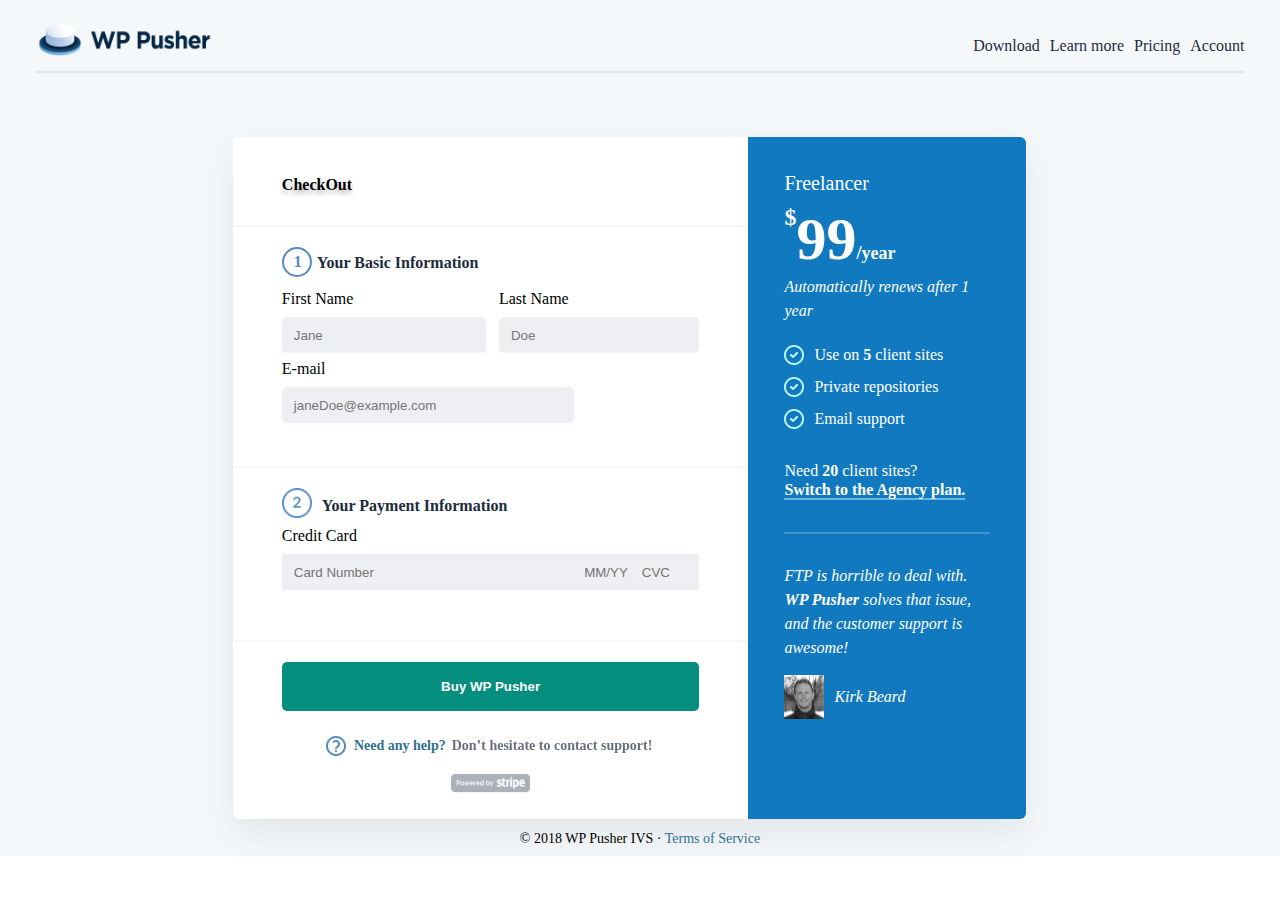
<file: altSchAssignment/Assignment_2/index.html>
<!DOCTYPE html>
<html lang="en">
  <head>
    <meta charset="UTF-8" />
    <meta name="viewport" content="width=device-width, initial-scale=1.0" />
    <title>Document</title>
    <link rel="stylesheet" href="larry.css" />
  </head>
  <body>
    <div class="wrapper">
      <nav class="navigation_bar">
        <img src="wppusher-logo copy.png" alt="ups image" class="logo" />
        <nav class="nav_container">
          <ul class="nav_list">
            <li><a href="#">Download</a></li>
            <li><a href="#">Learn more</a></li>
            <li><a href="#">Pricing</a></li>
            <li><a href="#">Account</a></li>
          </ul>
        </nav>
      </nav>
      <main class="main_wrapper">
        <div class="leftBar">
          <div class="checkOut"><p class="checkOut_text">CheckOut</p></div>
          <div class="informationBar">
            <div class="basic_info_label">
              <!-- <img src="Frame 1.png" alt="number_1" /> -->
              <p class="number_1">1</p>
              <p class="basic_info_P">Your Basic Information</p>
            </div>
            <div class="info_plate">
              <div class="firstName">
                <label for="#">First Name</label>
                <input type="text" placeholder="Jane" class="firstNameinput" />
              </div>
              <div class="lastName">
                <label for="#">Last Name</label>
                <input type="text" placeholder="Doe" />
              </div>
              <div class="E-mail">
                <label for="#">E-mail</label><br />
                <input type="text" placeholder="janeDoe@example.com" />
              </div>
            </div>
          </div>
          <div class="paymentBar">
            <div class="paymentInfo_img">
              <img src="2.png" alt="number_2" />
              <p class="payment_P">Your Payment Information</p>
            </div>
            <div class="credit_bar">
              <label for="#" class="credit_P"> Credit Card </label>
              <div class="cardInput">
                <div class="styled_input_L">
                  <input
                    type="text"
                    placeholder="Card Number"
                    class="farLeft"
                  />
                </div>
                <div class="styled_input_M">
                  <input type="text" placeholder="MM/YY" class="middle" />
                </div>
                <div class="styled_input_R">
                  <input type="text" placeholder="CVC" class="farRight" />
                </div>
              </div>
            </div>
          </div>
          <div class="button_n_footer">
           
            <button>Buy WP Pusher</button>
            <footer class="footerL">
              <p>
                <img src="Mask (1).png" alt="help">
                <span class="Need" >Need any help?</span
                ><span class="footLeft">
                  Don’t hesitate to
                  <a href="#" class="contact">contact support!</a></span
                >
              </p>
            </footer>
            <img src="Shape.png" alt="powered_by" class="P_image" />
          
            
          </div>
        </div>
        <div class="rightBar">
          <aside class="right_layout">
            <div class="first_box">
              <p class="freelancer">Freelancer</p>
              <div class="amount">
                <p class="sign">$</p>
                <p class="value">
                  <span class="nine">99</span><span class="year">/year</span>
                </p>
              </div>
              <p class="auto">Automatically renews after 1 year</p>
            </div>
            <div class="second_box">
              <div>
                <img src="./Combined Shape Copy 2.png" alt="checker" />
                <p>Use on <span class="five">5</span> client sites</p>
              </div>
              <div>
                <img src="./Combined Shape Copy 2.png" alt="checker" />
                <p>Private repositories</p>
              </div>
              <div>
                <img src="./Combined Shape Copy 2.png" alt="checker" />
                <p>Email support</p>
              </div>
            </div>
            <div class="third_box">
              <p>Need <span class="twenty">20</span> client sites?<br>
                <span class="Switch">Switch to the Agency plan.</span></p>
            </div>
            <div class="last_box">
              <p>FTP is horrible to deal with. <span>WP Pusher</span> solves that issue, and the customer support is awesome!</p>
              <div class="kirk">
                <img src="Bitmap (1).png" alt="kirk_photo">
                <p>Kirk Beard</p>
              </div>
            </div>
          </aside>
        </div>
      </main>
      <footer>© 2018 WP Pusher IVS  ·  <span>Terms of Service</span></footer>
    </div>
  </body>
</html>
</file>
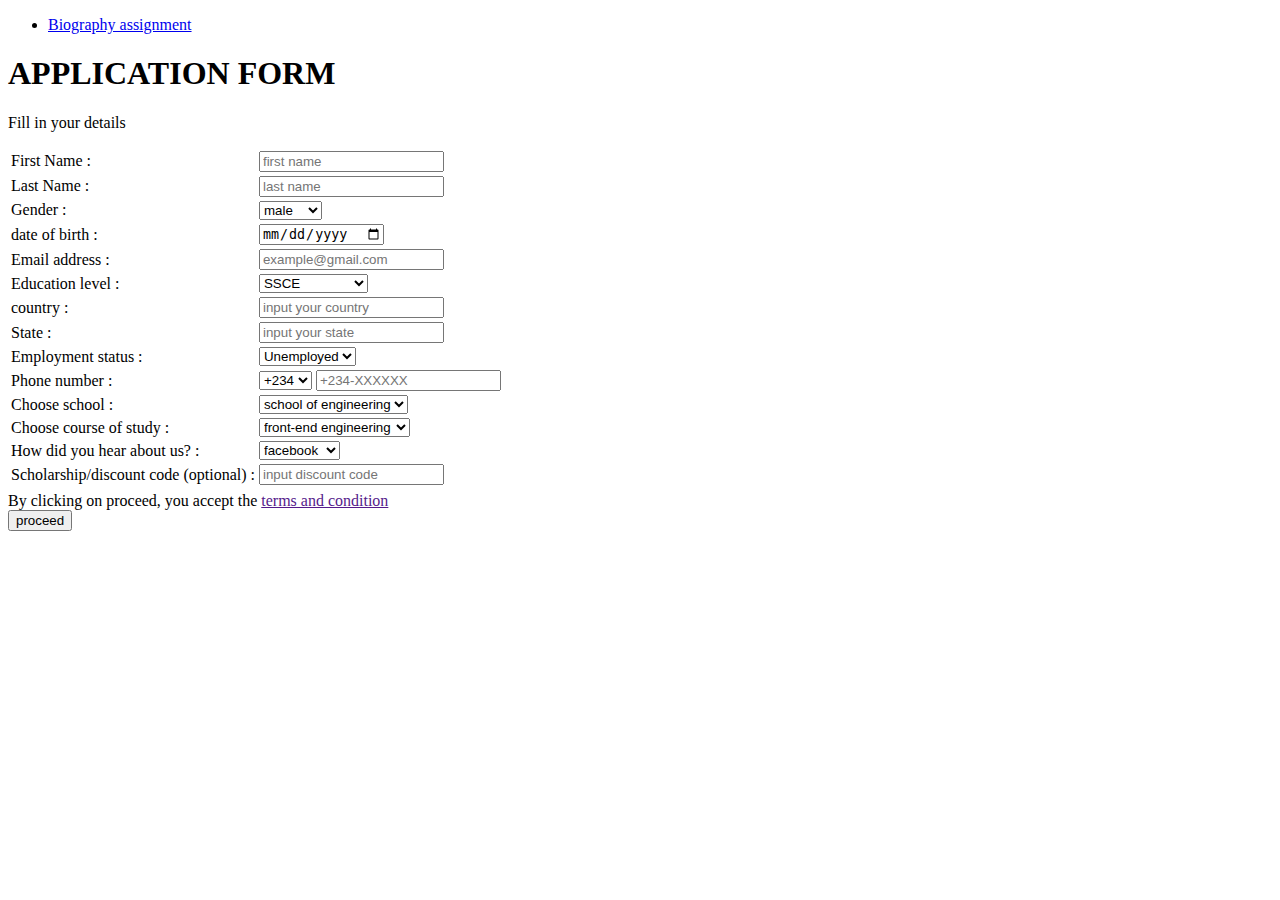
<file: altSchAssignment/setemi/setemi.html>
<!DOCTYPE html>
<html lang="en">
  <head>
    <meta charset="UTF-8" />
    <meta name="viewport" content="width=device-width, initial-scale=1.0" />
    <title>setemi assignment</title>
  </head>
  <body>
    

   <header><ul>
    <li>
        <a href="C:\Users\acesf314523057\Documents\setemi\setemi2.html" rel="text">Biography assignment</a>
    </li>
   </ul></header> 

    <header><h1>APPLICATION FORM</h1></header>
    <p>Fill in your details</p>
    <body>
        <form action="https://mail.google.com/mail/u/0/#inbox" method="post">
            <table display: in>
                <tr>
                    <td>
                        First Name :
                    </td>
                    <td>
                        <input type="text" placeholder="first name" first name="">
                    </td>
                </tr>
                <tr>
                    <td>
                        Last Name :
                    </td>
                    <td>
                        <input type="text" placeholder="last name" last name="">
                    </td>
                </tr>
                <tr>
                    <td>
                        Gender :
                    </td>
                    <td>
                        <select>
                            <option value="male" >male</option>
                            <option value="female">female</option>
                        </select>
                    </td>
                </tr>
                <tr>
                    <td>
                        date of birth :
                    </td>
                    <td>
                            <input type="date" ></input>
                    </td>
                </tr>
                <tr>
                    <td>
                        Email address :
                    </td>
                    <td>
                        <input type="mail" placeholder="example@gmail.com" email address="">
                    </td>
                </tr>
                <tr>
                    <td>
                        Education level :
                    </td>
                    <td>
                        <select>
                            <option value="SSCE">SSCE</option>
                            <option value="undergraduate">undergraduate</option>
                            <option value="BSC">BSC</option>
                            <option value="MSC">MSC</option>
                        </select>
                    </td>
                </tr>
                <tr>
                    <td>
                        country :
                    </td>
                    <td>
                        <input type="text" placeholder="input your country" country="">
                    </td>
                </tr>
                <tr>
                    <td>
                        State :
                    </td>
                    <td>
                        <input type="text" placeholder="input your state" state="">
                    </td>
                </tr>
                <tr>
                    <td>
                        Employment status :
                    </td>
                    <td>
                        <select>
                            <option value="unemployed">Unemployed</option>
                            <option value="employed">Employed</option>
                        </select>
                    </td>
                </tr>
                <tr>
                    <td>
                        Phone number :
                    </td>
                    <td>
                        <select>
                            <option>+234</option>
                            <option>+235</option>
                            <option>+236</option>
                            <option>+237</option>
                            <option>+238</option>
                        </select>
                        <input type="tel" placeholder="+234-XXXXXX" phoneNumber="">
                    </td>
                </tr>
                <tr>
                    <td>
                        Choose school :
                    </td>
                    <td>
                        <select>
                            <option value="school of engineering">school of engineering</option>
                            <option value="school of data">school of data</option>
                        </select>
                    </td>
                </tr>
                <tr>
                    <td>
                        Choose course of study :
                    </td>
                    <td>
                        <select>
                            <option value="front-end engineering">front-end engineering</option>
                            <option value="back-end engineering">back-end engineering</option>
                        </select>
                    </td>
                </tr>
                <tr>
                    <td>
                         How did you hear about us? :
                    </td>
                    <td>
                        <select>
                            <option >facebook</option>
                            <option >twitter</option>
                            <option >instagram</option>
                            <option >whatsapp</option>
                        </select>
                    </td>
                </tr>
                <tr>
                    <td>
                        Scholarship/discount code (optional) :
                    </td>
                    <td>
                        <input type="text" placeholder="input discount code" discountCode="">
                    </td>
                </tr>
                <tr>
                    <td>
                    </td>
                </tr>
            </table>
            <div>By clicking on proceed, you accept the <a href="">terms and condition</a></div>
        <button type="submit">proceed</button>
        </form>
    </body>
  </body>
</html>
</file>
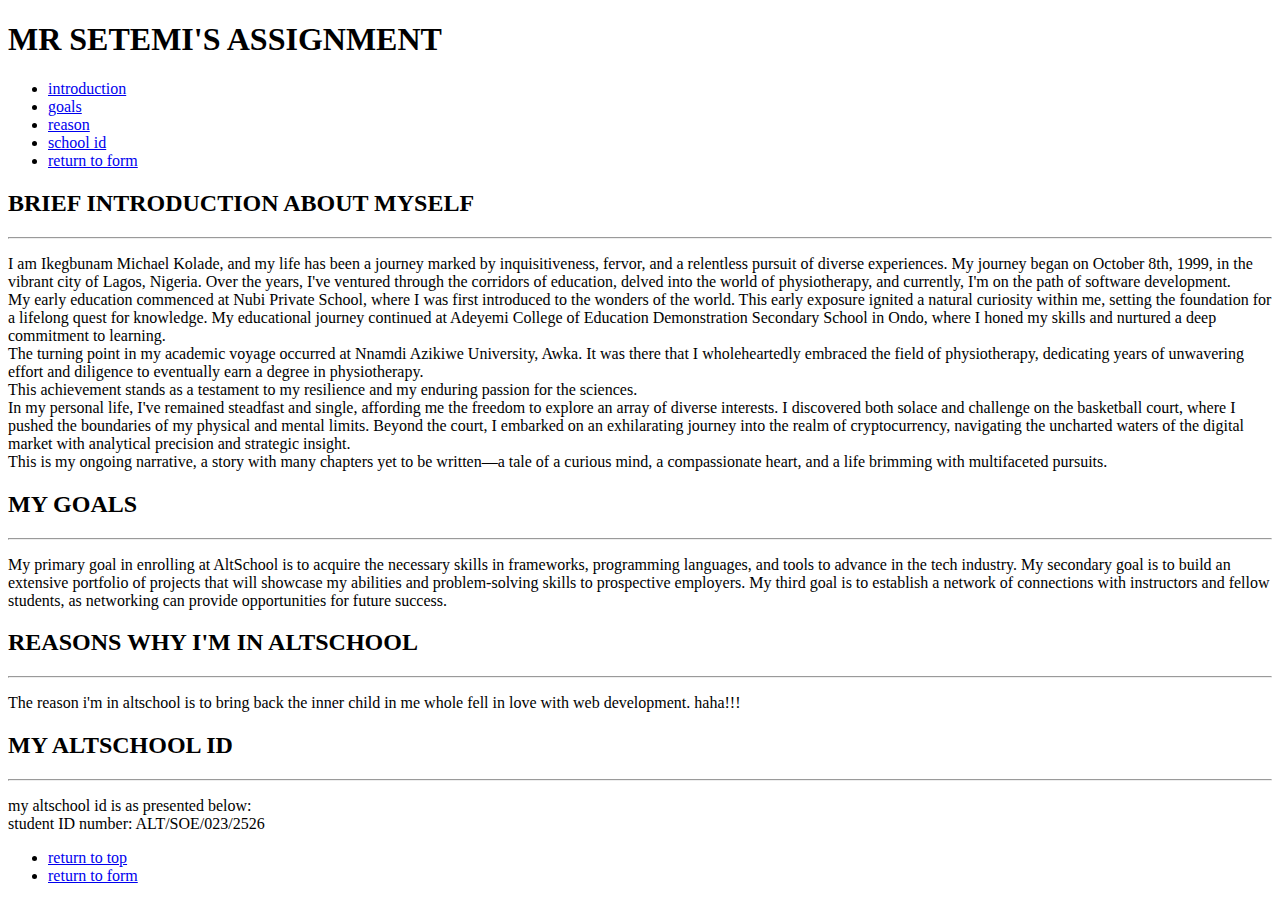
<file: altSchAssignment/setemi/setemi2.html>
<!DOCTYPE html>
<html lang="en">
  <head>
    <meta charset="UTF-8" />
    <meta name="viewport" content="width=device-width, initial-scale=1.0" />
    <title>michael's biography</title>
  </head>
  <body>
    <header>
      <h1> MR SETEMI'S ASSIGNMENT</h1>
    </header>
    <nav id="navigation">
      <ul>
        <li><a href="#introduction">introduction</a></li>
        <li><a href="#goals">goals</a></li>
        <li><a href="#REASONS">reason</a></li>
        <li><a href="#altschool_id">school id</a></li>
        <li> <a href="C:\Users\acesf314523057\Documents\setemi\setemi.html" rel="text">return to form</a></li>
      </ul>
    </nav>

    
    <main>
      <section id="introduction">
        <header><h2>BRIEF INTRODUCTION ABOUT MYSELF</h2></header>
        <hr />
        <body>
          <p>
I am Ikegbunam Michael Kolade, and my life has been a journey marked by inquisitiveness, fervor, and a relentless pursuit of diverse experiences. My journey began on October 8th, 1999, in the vibrant city of Lagos, Nigeria. Over the years, I've ventured through the corridors of education, delved into the world of physiotherapy, and currently, I'm on the path of software development. <br>

My early education commenced at Nubi Private School, where I was first introduced to the wonders of the world. This early exposure ignited a natural curiosity within me, setting the foundation for a lifelong quest for knowledge. My educational journey continued at Adeyemi College of Education Demonstration Secondary School in Ondo, where I honed my skills and nurtured a deep commitment to learning. <br>

The turning point in my academic voyage occurred at Nnamdi Azikiwe University, Awka. It was there that I wholeheartedly embraced the field of physiotherapy, dedicating years of unwavering effort and diligence to eventually earn a degree in physiotherapy. <br> This achievement stands as a testament to my resilience and my enduring passion for the sciences. <br>

In my personal life, I've remained steadfast and single, affording me the freedom to explore an array of diverse interests. I discovered both solace and challenge on the basketball court, where I pushed the boundaries of my physical and mental limits. Beyond the court, I embarked on an exhilarating journey into the realm of cryptocurrency, navigating the uncharted waters of the digital market with analytical precision and strategic insight. <br>

This is my ongoing narrative, a story with many chapters yet to be written—a tale of a curious mind, a compassionate heart, and a life brimming with multifaceted pursuits. <br>
          </p>
        </body>
      </section>
      <section id="goals">
        <header>
          <h2>MY GOALS</h2>
        </header>
        <hr />
        <body>
          <p>
            My primary goal in enrolling at AltSchool is to acquire the
            necessary skills in frameworks, programming languages, and tools to
            advance in the tech industry. My secondary goal is to build an
            extensive portfolio of projects that will showcase my abilities and
            problem-solving skills to prospective employers. My third goal is to
            establish a network of connections with instructors and fellow
            students, as networking can provide opportunities for future
            success.
          </p>
        </body>
      </section>
      <section id="REASONS">
        <header><h2>REASONS WHY I'M IN ALTSCHOOL</h2></header>
        <hr/>
        <body>
            <p>
                The reason i'm in altschool is to bring back the inner child in me whole fell in love with web development. haha!!!
            </p>
        </body>
      </section>
      <section id="altschool_id">
        <header><h2>MY ALTSCHOOL ID</h2></header>
        <hr/>
        <body>
            <p>my altschool id is as presented below: <br>student ID number: ALT/SOE/023/2526</p>
        </body>
      </section>
    </main>
  </body>
  <footer>
    <ul>
      <li><a href="#navigation">return to top</a></li>
      <li> <a href="C:\Users\acesf314523057\Documents\setemi\setemi.html" rel="text">return to form</a></li>
    </ul>
  </footer>
</html>
</file>
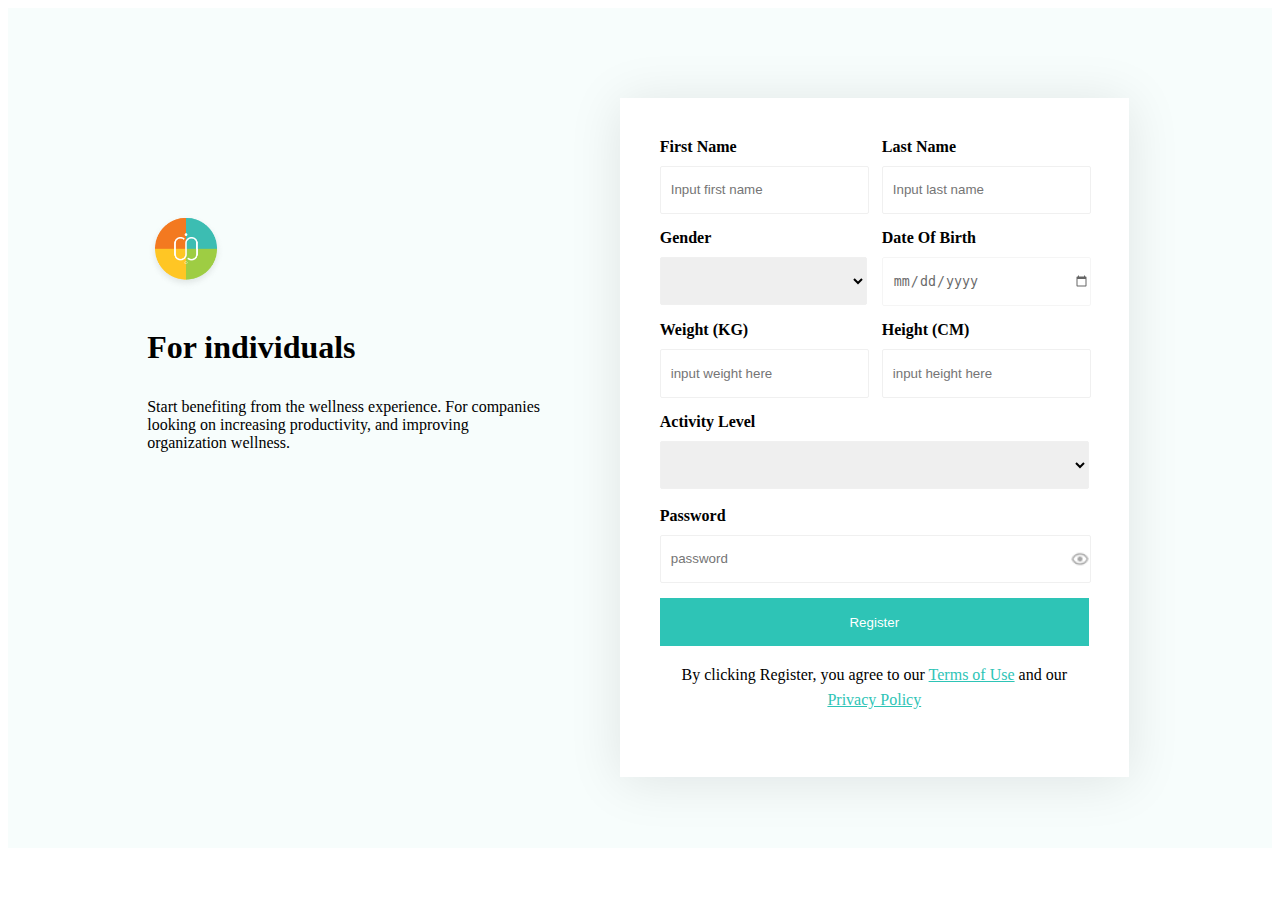
<file: altSchAssignment/trial_ass/assignment.html>
<!DOCTYPE html>
<html lang="en">
  <head>
    <meta charset="UTF-8" />
    <meta name="viewport" content="width=device-width, initial-scale=1.0" />
    <title>sign up|individual</title>
    <link rel="stylesheet" type="text/css" href="trial.css">
    <link rel="stylesheet" href="mobileView.css" media=" screen and (max-width:768px)">
  </head>
  <body>
    <div class="wrapper">
      
      <div class="left_sideBar">
        <img src="./Logo.png" alt="logo" />
        <h1 class="headin">
          <strong><p>For individuals</p></strong>
        </h1>
        <p>
          Start benefiting from the wellness experience. For companies looking
          on increasing productivity, and improving organization wellness.
        </p>
      </div>


      <div class="right_Main">
        <div class="formWrapper">
          <form action="../" class="form">
            <div class="gridForm">
              <div class="FirstName">
                <div class="label"><label> First Name</label></div>
                <input type="text" placeholder="Input first name" />
              </div>
              <div class="lastName">
                <div class="label"><label> Last Name</label></div>
                <input type="text" placeholder="Input last name" />
              </div>
              <div class="Gender">
                <div class="label"><label >Gender</label> </div>
                <select name="GenderSelect" id="#" value="select here">
                  <option value=" "></option>
                  <option value="Male">Male</option>
                  <option value="Female">Female</option>
                  <option value="Others">Others</option>
                </select>
              </div>
              <div class="dateOfBirth">
                <div class="label"><label >Date Of Birth</label></div>
                <input type="date" />
              </div>
              <div class="weight">
               <div class="label"> <label>Weight (KG)</label></div>
                <input type="text" placeholder="input weight here" />
              </div>
              <div class="height">
                <div class="label"><label>Height (CM)</label></div>
                <input type="text" placeholder="input height here" />
              </div>
              <div class="fullWidth">
                <div class="ActivityLevel">
                 <div class="label"> <label >Activity Level</label></div>
                 <select name="activitySelect" id="">
                  <option value="#"> </option>
                  <option value="#">Active</option>
                  <option value="#">Not Active</option>
                 </select>
                </div><br>
                <div class="password">
                  <div class="label"><label>Password</label
                  ></div>
                  <input type="password"  placeholder="password" class="icon"/>
                </div>
                <button>Register</button>
                <footer class="footer">
                  <p>
                    By clicking Register, you agree to our
                    <a href="#">Terms of Use</a> and our
                    <a href="#"> Privacy Policy</a>
                  </p>
                </footer>
              </div>
            </div>
            
          </form>
         
        </div>
      </div>
    </div>
  </body>
</html>
</file>
<file: altSchAssignment/trial_ass/trial.css>
.wrapper {
    display: flex;
    width: 100%;
    max-width: 1440px;
    height: 840px;
    background-color: #f7fdfc;
}

.left_sideBar {
    flex-direction: left;
    width: 31.94444%;
    height: auto;
    margin-top: 12.8em ; 
     margin-left: 8.7em;
    margin-right: 4.3em;
}

.left_sideBar img {
    width: 77.33px;
    height: 80px;
}
.right_Main {
    height: 679px; 
    margin-top: 5.6em;
    /* margin-right: 7.5em; */
    width: 40.2777778%;
    background-color: #fff;
    box-shadow: 0px 4px 50px 0px #0408131A;
   
}
   label {
    line-height: 16px;
    padding-bottom: 10px;
    font-weight: bold;
}
.lastName .label {
    padding-bottom: 10px;
}
 label {
    font-weight: bold;
}
.Gender .label {
    padding-bottom: 10px;
}
.dateOfBirth .label {
    padding-bottom: 10px;
}

.FirstName .label {
    padding-bottom: 10px;
}
.weight .label {
    padding-bottom: 10px;
}
.height .label {
    padding-bottom: 10px;
}
.ActivityLevel .label {
    padding-bottom: 10px;
}
.password .label {
    padding-bottom: 10px;
}

.right_Main .formWrapper {
    margin: 40px;
    box-sizing: content-box;
  
   
}
/* /* .formWrapper {
 

} */
 .gridForm {
    display: grid;
    grid-template-columns: 1fr 1fr ;
    gap: 15px;
   
}

.fullWidth {
    grid-column: 1/-1;
    /* box-sizing: border-box; */
 
    
}
input {
     width: 100%; 
    border-radius: 2px;
    padding: 10px 0px 10px 0px;
    height: 2em;
    border: 1px solid #F0F0F0;
    outline: none;
    
} 

 input[type="text"] {
  text-indent: 10px;
} 
input[type="date"] {
    text-indent: 5px;
    opacity: .6;
}
input[type="password"] {
    text-indent: 10px ;
}
input:focus {
    
    border: 3px solid  #2EC4B6  
  
}
select {
    width: 100%;
    border-radius: 2px;
    padding: 10px 0px 10px 0px;
    height: 48px;
    border: 1px solid #F0F0F0;
    outline: none;
}
select:focus {    
    border: 3px solid  #2EC4B6
  
}


 button {
 width: 100%;
height: 48px;
/* padding: 0 40px; */
/* margin-left: 40px;
margin-right: 40px; */
margin-top: 15px;
color: white;
background-color: rgba(46, 196, 182, 1);
border: none; 
} 
.footer {
    width: 100%;
    height: 25px;
   text-align: center;
   align-items: center;
   line-height: 25px;
}
.footer a {
    color: rgba(46, 196, 182, 1);
  }

  .icon {
    /* padding-right: 25px; */
    background: url(show.png)no-repeat right;
    background-size: 20px;
    box-sizing: content-box;
  }
</file>
<file: altSchAssignment/trial_ass/mobileView.css>
.wrapper {
    display: flex;
    flex-direction: column;
    width: 100%;
    max-width: 461px;
    height: auto;
    background-color: #f7fdfc;
}

.left_sideBar {
    flex-direction: left;
    width: 87.2%;
    height: 67.2333849%; 
     margin:50px 24px 0 24px;
    
}

.left_sideBar img {
    width: 77.33px;
    height: 80px;
}
.right_Main {
    height: auto; 
    margin: 20px 24px 0 24px;
    width: 86.4%;
    background-color: #fff;
    box-shadow: 0px 4px 50px 0px #0408131A;
   
}
   label {
    line-height: 16px;
    padding-bottom: 10px;
    font-weight: bold;
}
.lastName .label {
    padding: 10px 0;
}
 label {
    font-weight: bold;
}
.Gender .label {
    padding: 10px 0;
}
.dateOfBirth .label {
    padding: 10px 0;
}

.FirstName .label {
    padding: 10px 0;
}
.weight .label {
    padding: 10px 0;
}
.height .label {
    padding: 10px 0;
}
.ActivityLevel .label {
    padding: 10px 0;
}
.password .label {
    padding: 10px 0;
}

.right_Main .formWrapper {
    margin: 40px;
    box-sizing: content-box;
  
   
}
/* /* .formWrapper {
 

} */
 .gridForm {
    /* display: grid;
    grid-template-columns: 1fr 1fr ; */
    /* gap: 15px; */
    display: flex;
    flex-direction: column;
   
}

.fullWidth {
    grid-column: 1/-1;
    /* box-sizing: border-box; */
 
    
}
input {
     width: 100%; 
    border-radius: 2px;
    padding: 10px 0px 10px 0px;
    height: 2em;
    border: 1px solid #F0F0F0;
    outline: none;
    
} 

 input[type="text"] {
  text-indent: 10px;
} 
input[type="date"] {
    text-indent: 5px;
    opacity: .6;
}
input[type="password"] {
    text-indent: 10px ;
}
input:focus {
    
    border: 3px solid  #2EC4B6  
  
}
select {
    width: 100%;
    border-radius: 2px;
    padding: 10px 0px 10px 0px;
    height: 48px;
    border: 1px solid #F0F0F0;
    outline: none;
}
select:focus {    
    border: 3px solid  #2EC4B6
  
}


 button {
 width: 100%;
height: 48px;
/* padding: 0 40px; */
/* margin-left: 40px;
margin-right: 40px; */
margin-top: 15px;
color: white;
background-color: rgba(46, 196, 182, 1);
border: none; 
} 
.footer {
    width: 84.266666666667%;
    height: 25px;
   text-align: center;
   align-items: center;
   line-height: 25px;
   margin: 0 30px;
}
.footer a {
    color: rgba(46, 196, 182, 1);
  }

  .icon {
    /* padding-right: 25px; */
    background: url(show.png)no-repeat right;
    background-size: 20px;
    box-sizing: content-box;
  }
</file>
<file: altSchAssignment/Assignment_2/larry.css>
/* Eric Meyer's Reset CSS v2.0 - http://meyerweb.com/eric/tools/css/reset/ */
/* Modified by OpenAI for demonstration purposes */

html, body, div, span, applet, object, iframe,
h1, h2, h3, h4, h5, h6, p, blockquote, pre,
a, abbr, acronym, address, big, cite, code,
del, dfn, em, img, ins, kbd, q, s, samp,
small, strike, strong, sub, sup, tt, var,
b, u, i, center,
dl, dt, dd, ol, ul, li,
fieldset, form, label, legend,
table, caption, tbody, tfoot, thead, tr, th, td,
article, aside, canvas, details, embed, 
figure, figcaption, footer, header, hgroup, 
menu, nav, output, ruby, section, summary,
time, mark, audio, video {
    margin: 0;
    padding: 0;
    border: 0;
    font-size: 100%;
    font: inherit;
    vertical-align: baseline;
}

/* HTML5 display-role reset for older browsers */
article, aside, details, figcaption, figure, 
footer, header, hgroup, menu, nav, section {
    display: block;
}

body {
    line-height: 1;
}

ol, ul {
    list-style: none;
}

blockquote, q {
    quotes: none;
}

blockquote:before, blockquote:after,
q:before, q:after {
    content: '';
    content: none;
}

table {
    border-collapse: collapse;
    border-spacing: 0;
}

/* Custom OpenAI modifications below */
body {
    box-sizing: border-box;
}

body *,
body *::before,
body *::after {
    box-sizing: inherit;
}


/* end of reset */



.wrapper {
    width: 100%;
    height: auto;
    background: #F5F8FA;

}
.navigation_bar {
    width: 94.44444%;
    height: 73px;
    display: flex;
    justify-content: space-between;
    border-bottom: 2px solid  #E0E6EA;
    /* margin: 1.667% 2.778%; */
    margin-bottom: 1.667%;
    margin-left: 2.778%;
    margin-right: 2.778%;
    padding-top: 1.667%
    ;
}
.logo {
    width: 14.7058824%;
    height: 73%;
    
}
/* .nav_container {
    display: flex;
    justify-content: space-between;
    text-decoration: none;

}
.nav_list {
    height: 40px;
    /* display: flex;
    justify-content: space-between; */

    

/*     
}
.nav_list nav {
   
} */ 
.nav_container {
    display: flex;
    justify-content: center;
    align-items: center;
}

.nav_list {
    list-style: none;
    display: flex;
}
.nav_list li {
    margin-right: 10px;
    
}
.nav_list li:last-child {
    margin-right: 0;
}
.nav_list li a {
    text-decoration: none;
    color: #1D2C3C;
    ;

}
.nav_list li a:focus {
    border:2px solid  #1179BF;
    padding: 10px;
    border-radius: 7px;
}
.main_wrapper {
    width: 61.94%;
    margin: 5% 18.194% 1% 18.19%;
    height: 72.2% ;
    display: flex;
    flex-direction: row;
    background: #FFFFFF;
    box-shadow: 0px 15px 35px 0px #2B404E18;
    border-radius: 6px;
    
}
/* .main_wrapper .checkOutBar {
    flex: left;
} */
.leftBar {
    width: 65.0224%;
    display: flex;
    flex-direction: column;
    flex: 1;
}

.checkOut {
    width: 100%;
    height: 80px;
    margin: 10px 0;
    padding: 20px 49px;
    /* text-indent: 20px; */
    font-weight: bolder;
    border-bottom: 2px solid #F5F7FA;
    text-shadow: 0px 4px 4px  #00000040;
    ;
}
.checkOut .checkOut_text  {
    width: 27.7586% ;
    height: 54px;
    line-height: 36px;  
    /* font-weight: 400px; */
    /* text-shadow: 0px 4px 4px 0px #00000040; */
 
}
.informationBar {
    height: 221px;
    margin: 10px 0;
    padding: 0 49px;
    border-bottom: 2px solid  #F5F7FA;
    ;
}
 .basic_info_label {
     /* width: 44.8%; */
     width: auto;
     height: 34px;
     display: flex;
     flex-direction: row;
     margin-bottom: 10px;
}
.number_1 {
    width: 30px;
    height: 30px;
    padding: 5px 10px 10px 10px;
    color: #548BC5;
    font-weight: bold;
    border: 2px solid;
    border-radius: 50px;
    text-align: center;
    /* align-content: center;
    align-items: center; */
}
 .basic_info_P {
    line-height: 21.6px;
    font-weight: 700;
    color:#1D2C3C;
    align-items: center;
    justify-content: center;
    margin: 5px;
 }
 .info_plate {
    display: inline-flex;
    justify-content: space-between;
    gap: 10px;
    /* box-sizing: border-box; */
    flex-wrap: wrap;
    /* width: 81.03%; */

 }
 .firstName{
    width: 49%;
    height: 60px;
    box-sizing: border-box;
 }
 /* .firstName input:focus {
    border-color: #038E7D;
 } */
 .firstName .firstNameinput:focus{
    border: 2px solid #1179BF;
 }
 .lastName {
    width: 48%;
    height: 60px;
    box-sizing: border-box;
 }
 .lastName input:focus {
    border: 2px solid #1179BF;
 }
 .E-mail {
    width: 70%;
 }
 .E-mail input:focus {
    border: 2px solid #1179BF;
 }
 /* .info_plate .firstName input {
    width: 227px;
    height: 36px;
 } */
 input {
    width: 100%;
    height: 36px;
    background: #EDEFF2;
    border: none;
    outline: #1179BF;
    margin: 10px 0;
    text-indent: 10px;
    color: #646E7A;
    border-radius: 5px;
    /* border-color: #038E7D; */


 }
 /* .info_plate .firstName label:focus {
   border: 2px solid #038E7D;
 } */
 /* input:focus {
    border-color: #038E7D;
 } */
  /* label {
    margin: 10px 0;
 } */
 
.paymentBar {
    height: 154px;
    margin: 10px 0;
    padding: 0 49px;
    border-bottom: 2px solid  #F5F7FA;
}
.paymentInfo_img {
    height: 30px;
    /* width: 49.3%; */
    display: flex;
    margin-bottom: 10px;
}
.payment_P {
    margin: 10px;
    color: #1D2C3C;
    font-weight: bold;
}
.cardInput {
    display: flex;
    width: 100%;
}
.credit_bar {
  box-sizing: border-box;
}

.styled_input input {
     box-sizing: border-box; 
     flex-wrap: wrap;
     /* width: 100%; */
     
}
/* .styled_input input:focus {
    border: 2px solid #038E7D;
} */
.styled_input_L {
    width: 80%;
}
.styled_input_L input:focus {
    border: 2px solid #1179BF;
}
.styled_input_M {
    width: 20%;
}
.styled_input_M input:focus {
    border: 2px solid #1179BF;
}
.styled_input_R {
    width: 20%;
}
.styled_input_R input:focus {
    border: 2px solid #1179BF;
}
.farLeft {
    width: 100%;
    border-radius: 0%;
}
.farLeft::placeholder {
    text-align: left;
}
.middle {
    width: 100%;
    border-radius: 0%;
}
.middle::placeholder {
    text-align: right;
}
.farRight {
    /* width: auto; */
    border-radius: 0%;
    text-indent: 10px;
}
.farRight::placeholder {
    text-align: left;
}
.button_n_footer {
    display: flex;
    flex-direction: column;
    height: 20%;
    
    width: auto;
    margin: 10px 49px;
    align-content: center;
    align-items: center;
    justify-content: center;

}
.button_n_footer button {
    width: 100%;
    height: 52px;
    font-weight: bold;
    background: #038E7D;
    color: #FFFFFF;
    border: 0;
    border-radius: 5px;
    margin-bottom: 10px;
    
}
/* .arrange {
     display: flex;
     flex-direction: column;
     /* align-content: center; */
     /* align-items: center;
} */ 
.footerL {
    /* margin: 20px 0; */
    margin-top: 15px;
}
.footerL p {
    font-weight: bolder;
    /* padding-left: 10px; */
    /* padding: 5px; */
    display: inline-flex;
}
.footerL p .Need {
   /* margin-bottom: 10px; */
   /* padding-bottom: 10px; */
   /* padding: 10px 0; */
   padding: 3px;
   
 }
 .footerL p img {
    /* padding: 10px 10px; */
    height: 20px;
    width: 20px;
    margin-right: 5px;
 }
.footLeft {
    background:linear-gradient(0deg, #646E7A, #646E7A);
    -webkit-text-fill-color: transparent;
    -webkit-background-clip: text;
    padding: 3px;

}
/* .footerL .contact:focus {
    text-decoration-line: underline;
} */
.footLeft .contact:hover {
    text-decoration: underline;
}
.P_image {
    width: 19%;
    height: 20.1px;
    display: flex;
    margin: 5px ;
    /* align-items: center;
    align-content: center;
    justify-content: center; */

}
.rightBar {
    width: 34.97%;
    background: #1179BF;
    color: #FFFFFF;
    height: auto;
    /* border-radius:  6px; */
    border-top-right-radius: 6px;
    border-bottom-right-radius: 6px ;

}
.right_layout {
    width: 74%;
    margin: 13%;
    height: 610px;
}
.first_box {
    height: 152px;
    display: flex;
    flex-direction: column;

}
.freelancer {
    margin-bottom: 10px;
    font-weight: 700px;
    font-size: 20px;
}
.amount {
    display: flex;
    flex-direction: row;
    font-weight: bold;
}
.sign {
    font-weight: 700px;
    font-size: 24px;
    line-height: 28.8px;
}
.nine {
    line-height: 72px;
    font-size: 60px;
}
.year {
    line-height: 21.6px;
    font-size: 18px;
}
.auto {
    font-size: 16px;
    font-weight: 400px;
    line-height: 24px;
    font-style: italic;
}
.second_box {
    height: 96px;
    margin: 20px 0;
}
.second_box div {
    display: inline-flex;
    margin-bottom: 10px;
}
.second_box div:last-child {
    margin-bottom: 0;
}
.second_box div img {
    width: 20px;
    height: 20px;
}
.second_box div p {
    height: 20px;
    margin-left: 10px;
    font-weight: 400px;
    font-size: 16px;
    margin-top: 2px;
}
.five {
    font-weight: 700;
}
.third_box {
    height: 51px;
    margin-bottom: 20px;
}
.third_box p {
    line-height: 19.2px;
}
.third_box p .Switch {
   font-weight: 700;
   border-bottom: 2px solid rgba(185, 245, 255, .5);
   
   
}
.twenty {
    font-weight: 700;
}
.last_box {
    height: 196px;
    border-top: 2px solid  rgba(255, 255, 255, .2);
    ;
    
}
.last_box p {
    line-height: 24px;
    margin-top: 30px;
    font-style: italic;
}
.last_box p span {
    font-weight: 700;
}
.kirk {
    display: inline-flex;
    margin-top: 15px;
    
}
.kirk p {
    margin: 10px;
}

.wrapper footer {
    font-size: 14px;
    text-align: center;
    padding-bottom: 10px ;
    /* height: 30px; */
    /* align-content: center;
    align-items: center; */
    /* margin-top: -95px; */
    /* margin-bottom: 20px; */

}
.wrapper footer span {
    color: #31708F;
    
}
</file>
